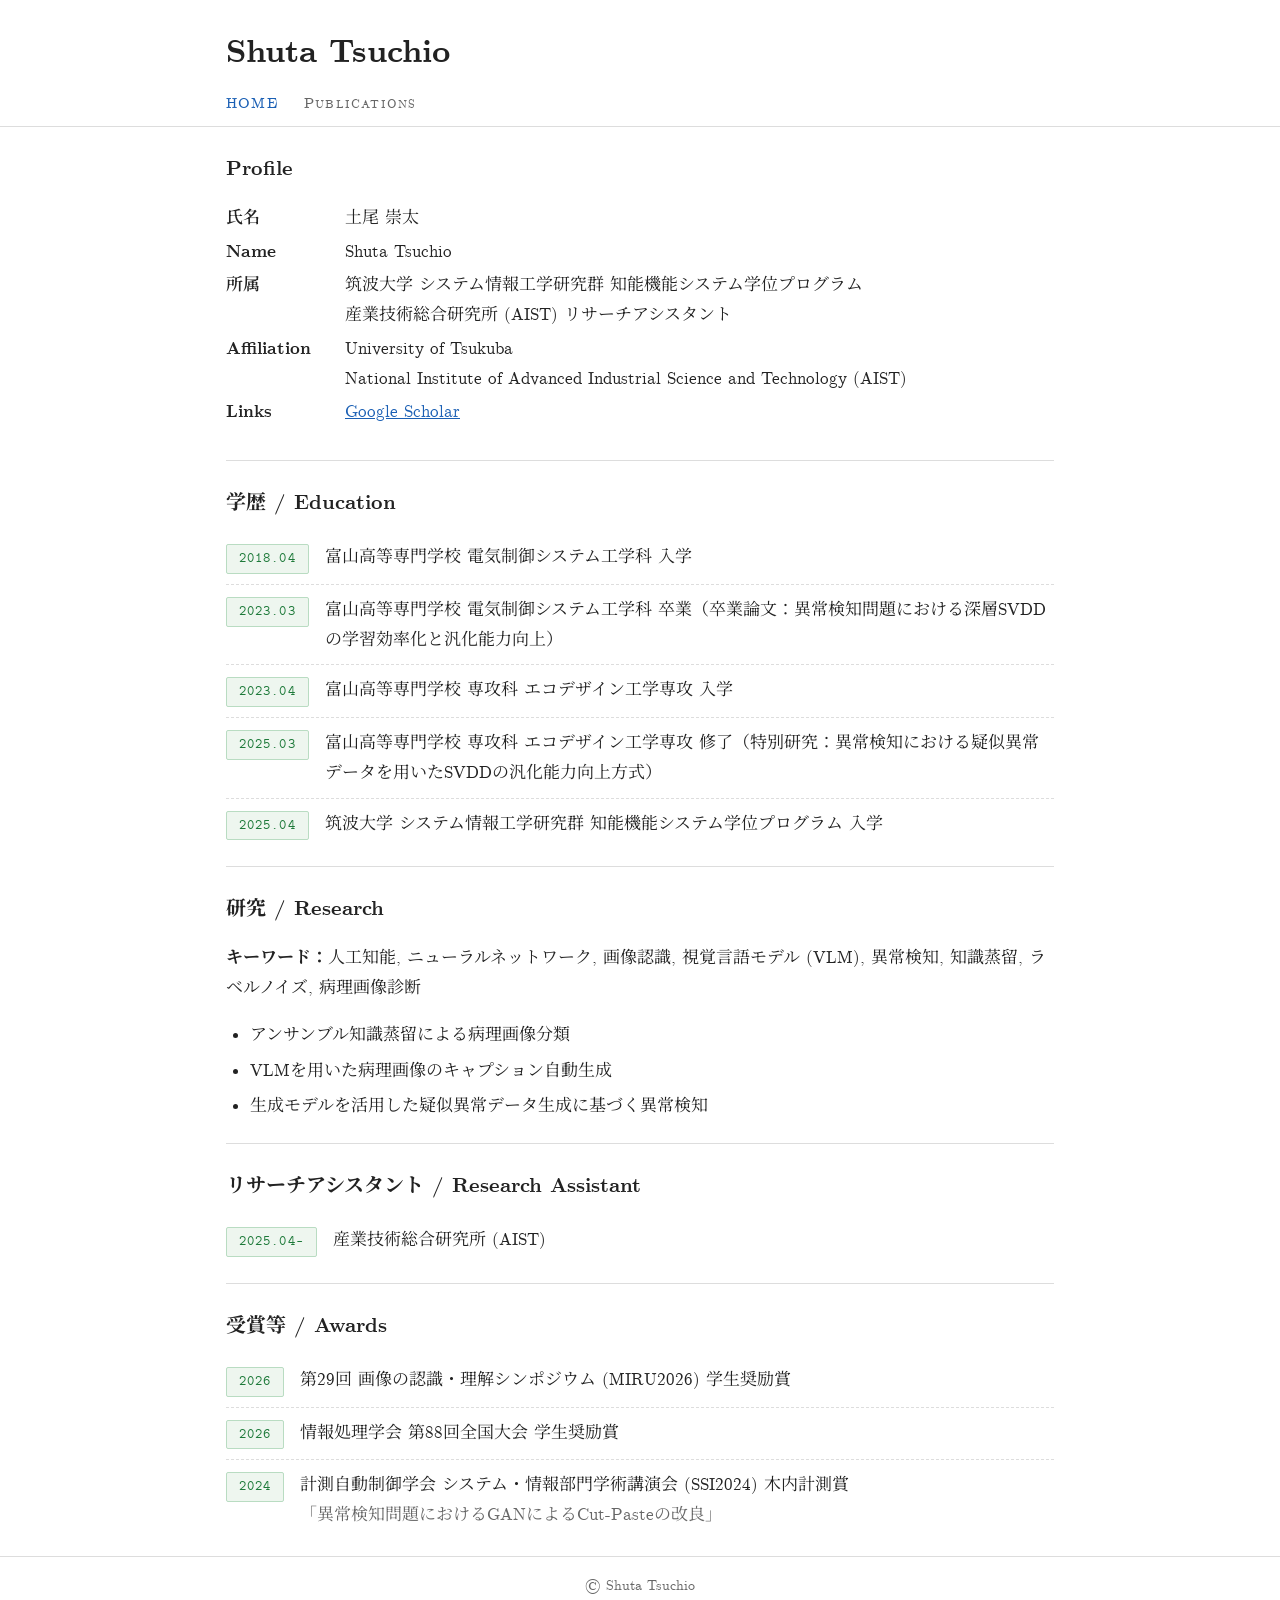
<file: index.html>
<!DOCTYPE html>
<html lang="ja">
<head>
  <meta charset="utf-8">
  <meta name="viewport" content="width=device-width, initial-scale=1">
  <title>Profile - Shuta Tsuchio</title>
  <meta name="description" content="Shuta Tsuchio (土尾崇太) - University of Tsukuba / AIST">
  <link rel="preconnect" href="https://fonts.googleapis.com">
  <link rel="preconnect" href="https://fonts.gstatic.com" crossorigin>
  <link rel="stylesheet" href="https://fonts.googleapis.com/css2?family=Noto+Serif+JP:wght@400;700&amp;display=swap">
  <link rel="stylesheet" href="style.css">
</head>
<body>
  <header>
    <div class="container">
      <h1>Shuta Tsuchio</h1>
      <nav>
        <a href="index.html" class="active">HOME</a>
        <a href="publications.html">Publications</a>
      </nav>
    </div>
  </header>

  <main class="container">
    <section>
      <h2>Profile</h2>
      <dl class="profile">
        <dt>氏名</dt><dd>土尾 崇太</dd>
        <dt>Name</dt><dd>Shuta Tsuchio</dd>
        <dt>所属</dt><dd>筑波大学 システム情報工学研究群 知能機能システム学位プログラム<br>産業技術総合研究所 (AIST) リサーチアシスタント</dd>
        <dt>Affiliation</dt><dd>University of Tsukuba<br>National Institute of Advanced Industrial Science and Technology (AIST)</dd>
        <!-- 公開してよいメールアドレスがあれば記入してください（例: xxx[at]aist.go.jp） -->
        <!-- <dt>Email</dt><dd>xxx[at]aist.go.jp</dd> -->
        <dt>Links</dt>
        <dd><a href="https://scholar.google.com/citations?user=pNGsLkQAAAAJ&amp;hl=en">Google Scholar</a></dd>
      </dl>
    </section>

    <section>
      <h2>学歴 / Education</h2>
      <ul class="timeline">
        <li><span class="year">2018.04</span><span>富山高等専門学校 電気制御システム工学科 入学</span></li>
        <li><span class="year">2023.03</span><span>富山高等専門学校 電気制御システム工学科 卒業（卒業論文：異常検知問題における深層SVDDの学習効率化と汎化能力向上）</span></li>
        <li><span class="year">2023.04</span><span>富山高等専門学校 専攻科 エコデザイン工学専攻 入学</span></li>
        <li><span class="year">2025.03</span><span>富山高等専門学校 専攻科 エコデザイン工学専攻 修了（特別研究：異常検知における疑似異常データを用いたSVDDの汎化能力向上方式）</span></li>
        <li><span class="year">2025.04</span><span>筑波大学 システム情報工学研究群 知能機能システム学位プログラム 入学</span></li>
      </ul>
    </section>

    <section>
      <h2>研究 / Research</h2>
      <p><strong>キーワード：</strong>人工知能, ニューラルネットワーク, 画像認識, 視覚言語モデル (VLM), 異常検知, 知識蒸留, ラベルノイズ, 病理画像診断</p>
      <ul>
        <li>アンサンブル知識蒸留による病理画像分類</li>
        <li>VLMを用いた病理画像のキャプション自動生成</li>
        <li>生成モデルを活用した疑似異常データ生成に基づく異常検知</li>
      </ul>
    </section>

    <section>
      <h2>リサーチアシスタント / Research Assistant</h2>
      <ul class="timeline">
        <li><span class="year">2025.04&ndash;</span><span>産業技術総合研究所 (AIST)</span></li>
      </ul>
    </section>

    <section>
      <h2>受賞等 / Awards</h2>
      <ul class="timeline">
        <li><span class="year">2026</span><span>第29回 画像の認識・理解シンポジウム (MIRU2026) 学生奨励賞</span></li>
        <li><span class="year">2026</span><span>情報処理学会 第88回全国大会 学生奨励賞</span></li>
        <li><span class="year">2024</span><span>計測自動制御学会 システム・情報部門学術講演会 (SSI2024) 木内計測賞<br><span class="muted">「異常検知問題におけるGANによるCut-Pasteの改良」</span></span></li>
      </ul>
    </section>
  </main>

  <footer>
    <div class="container">&copy; Shuta Tsuchio</div>
  </footer>
</body>
</html>
</file>
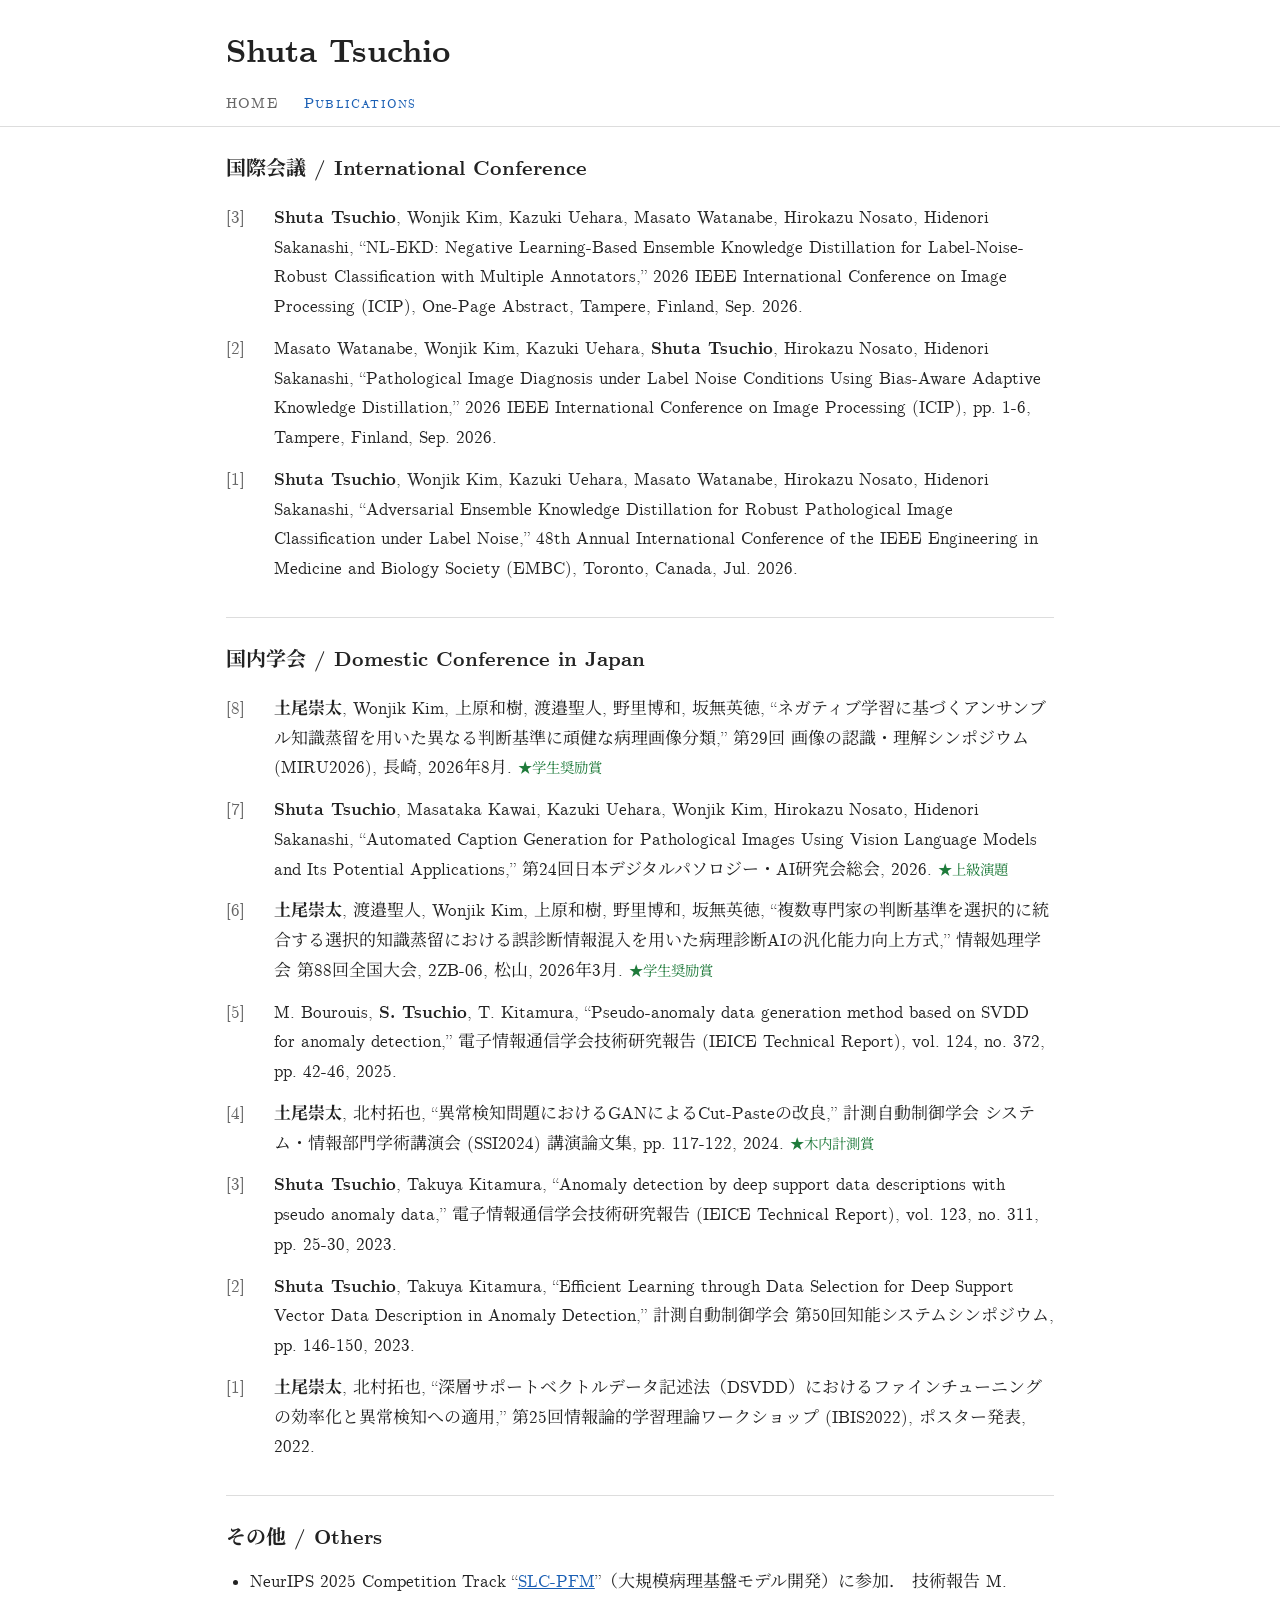
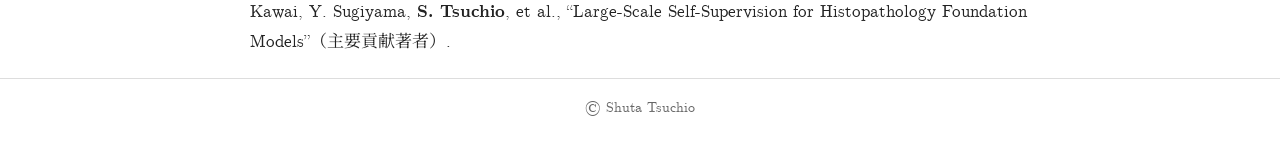
<file: publications.html>
<!DOCTYPE html>
<html lang="ja">
<head>
  <meta charset="utf-8">
  <meta name="viewport" content="width=device-width, initial-scale=1">
  <title>Publications - Shuta Tsuchio</title>
  <link rel="preconnect" href="https://fonts.googleapis.com">
  <link rel="preconnect" href="https://fonts.gstatic.com" crossorigin>
  <link rel="stylesheet" href="https://fonts.googleapis.com/css2?family=Noto+Serif+JP:wght@400;700&amp;display=swap">
  <link rel="stylesheet" href="style.css">
</head>
<body>
  <header>
    <div class="container">
      <h1>Shuta Tsuchio</h1>
      <nav>
        <a href="index.html">HOME</a>
        <a href="publications.html" class="active">Publications</a>
      </nav>
    </div>
  </header>

  <main class="container">
    <section>
      <h2>国際会議 / International Conference</h2>
      <ol class="pubs">
        <li><span class="num">[3]</span><span class="me">Shuta Tsuchio</span>, Wonjik Kim, Kazuki Uehara, Masato Watanabe, Hirokazu Nosato, Hidenori Sakanashi,
          “NL-EKD: Negative Learning-Based Ensemble Knowledge Distillation for Label-Noise-Robust Classification with Multiple Annotators,”
          2026 IEEE International Conference on Image Processing (ICIP), One-Page Abstract, Tampere, Finland, Sep. 2026.</li>
        <li><span class="num">[2]</span>Masato Watanabe, Wonjik Kim, Kazuki Uehara, <span class="me">Shuta Tsuchio</span>, Hirokazu Nosato, Hidenori Sakanashi,
          “Pathological Image Diagnosis under Label Noise Conditions Using Bias-Aware Adaptive Knowledge Distillation,”
          2026 IEEE International Conference on Image Processing (ICIP), pp. 1-6, Tampere, Finland, Sep. 2026.</li>
        <li><span class="num">[1]</span><span class="me">Shuta Tsuchio</span>, Wonjik Kim, Kazuki Uehara, Masato Watanabe, Hirokazu Nosato, Hidenori Sakanashi,
          “Adversarial Ensemble Knowledge Distillation for Robust Pathological Image Classification under Label Noise,”
          48th Annual International Conference of the IEEE Engineering in Medicine and Biology Society (EMBC), Toronto, Canada, Jul. 2026.</li>
      </ol>
    </section>

    <section>
      <h2>国内学会 / Domestic Conference in Japan</h2>
      <ol class="pubs">
        <li><span class="num">[8]</span><span class="me">土尾崇太</span>, Wonjik Kim, 上原和樹, 渡邉聖人, 野里博和, 坂無英徳,
          “ネガティブ学習に基づくアンサンブル知識蒸留を用いた異なる判断基準に頑健な病理画像分類,”
          第29回 画像の認識・理解シンポジウム (MIRU2026), 長崎, 2026年8月.
          <span class="note">★学生奨励賞</span></li>
        <li><span class="num">[7]</span><span class="me">Shuta Tsuchio</span>, Masataka Kawai, Kazuki Uehara, Wonjik Kim, Hirokazu Nosato, Hidenori Sakanashi,
          “Automated Caption Generation for Pathological Images Using Vision Language Models and Its Potential Applications,”
          第24回日本デジタルパソロジー・AI研究会総会, 2026.
          <span class="note">★上級演題</span></li>
        <li><span class="num">[6]</span><span class="me">土尾崇太</span>, 渡邉聖人, Wonjik Kim, 上原和樹, 野里博和, 坂無英徳,
          “複数専門家の判断基準を選択的に統合する選択的知識蒸留における誤診断情報混入を用いた病理診断AIの汎化能力向上方式,”
          情報処理学会 第88回全国大会, 2ZB-06, 松山, 2026年3月.
          <span class="note">★学生奨励賞</span></li>
        <li><span class="num">[5]</span>M. Bourouis, <span class="me">S. Tsuchio</span>, T. Kitamura,
          “Pseudo-anomaly data generation method based on SVDD for anomaly detection,”
          電子情報通信学会技術研究報告 (IEICE Technical Report), vol. 124, no. 372, pp. 42-46, 2025.</li>
        <li><span class="num">[4]</span><span class="me">土尾崇太</span>, 北村拓也,
          “異常検知問題におけるGANによるCut-Pasteの改良,”
          計測自動制御学会 システム・情報部門学術講演会 (SSI2024) 講演論文集, pp. 117-122, 2024.
          <span class="note">★木内計測賞</span></li>
        <li><span class="num">[3]</span><span class="me">Shuta Tsuchio</span>, Takuya Kitamura,
          “Anomaly detection by deep support data descriptions with pseudo anomaly data,”
          電子情報通信学会技術研究報告 (IEICE Technical Report), vol. 123, no. 311, pp. 25-30, 2023.</li>
        <li><span class="num">[2]</span><span class="me">Shuta Tsuchio</span>, Takuya Kitamura,
          “Efficient Learning through Data Selection for Deep Support Vector Data Description in Anomaly Detection,”
          計測自動制御学会 第50回知能システムシンポジウム, pp. 146-150, 2023.</li>
        <li><span class="num">[1]</span><span class="me">土尾崇太</span>, 北村拓也,
          “深層サポートベクトルデータ記述法（DSVDD）におけるファインチューニングの効率化と異常検知への適用,”
          第25回情報論的学習理論ワークショップ (IBIS2022), ポスター発表, 2022.</li>
      </ol>
    </section>

    <section>
      <h2>その他 / Others</h2>
      <ul>
        <li>NeurIPS 2025 Competition Track &ldquo;<a href="https://neurips.cc/virtual/2025/competition/127723">SLC-PFM</a>&rdquo;（大規模病理基盤モデル開発）に参加．
          技術報告 M. Kawai, Y. Sugiyama, <span class="me">S. Tsuchio</span>, et al., “Large-Scale Self-Supervision for Histopathology Foundation Models”（主要貢献著者）.</li>
      </ul>
    </section>
  </main>

  <footer>
    <div class="container">&copy; Shuta Tsuchio</div>
  </footer>
</body>
</html>
</file>
<file: style.css>
@font-face { font-family: "CMU Serif"; font-style: normal; font-weight: 400; font-display: swap;
  src: url("fonts/cmu-serif-500-roman.woff2") format("woff2"); }
@font-face { font-family: "CMU Serif"; font-style: italic; font-weight: 400; font-display: swap;
  src: url("fonts/cmu-serif-500-italic.woff2") format("woff2"); }
@font-face { font-family: "CMU Serif"; font-style: normal; font-weight: 700; font-display: swap;
  src: url("fonts/cmu-serif-700-roman.woff2") format("woff2"); }
@font-face { font-family: "CMU Typewriter Text"; font-style: normal; font-weight: 400; font-display: swap;
  src: url("fonts/cmu-typewriter-text-500-roman.woff2") format("woff2"); }

:root {
  --bg: #ffffff;
  --text: #222222;
  --muted: #666666;
  --accent: #1a5fb4;
  --rule: #dddddd;
  --badge-bg: #eef6ef;
  --badge-text: #1e7a3a;
  --badge-border: #b9dcc2;
}
@media (prefers-color-scheme: dark) {
  :root {
    --bg: #1b1b1d;
    --text: #e6e6e6;
    --muted: #a0a0a0;
    --accent: #78aeed;
    --rule: #3a3a3c;
    --badge-bg: #0f1f15;
    --badge-text: #6fe39a;
    --badge-border: #2f4a38;
  }
}
* { box-sizing: border-box; }
body {
  margin: 0;
  background: var(--bg);
  color: var(--text);
  font-family: "CMU Serif", "Noto Serif JP", "Hiragino Mincho ProN", "Yu Mincho", "YuMincho", serif;
  font-size: 17px;
  line-height: 1.75;
}
.container { max-width: 860px; margin: 0 auto; padding: 0 16px; }
header { border-bottom: 1px solid var(--rule); padding: 24px 0 8px; }
header h1 { margin: 0; font-size: 2rem; font-weight: 700; }
nav { margin-top: 8px; }
nav a {
  margin-right: 20px; color: var(--muted); text-decoration: none;
  font-size: 0.95rem; letter-spacing: 0.08em; font-variant: small-caps;
}
nav a:hover, nav a.active { color: var(--accent); }
main { padding: 8px 0 32px; }
section { border-bottom: 1px solid var(--rule); padding: 16px 0; }
section:last-child { border-bottom: none; }
h2 { font-size: 1.25rem; margin: 8px 0 12px; }
ul { padding-left: 1.4em; margin: 0; }
li { margin-bottom: 6px; }
a { color: var(--accent); }
.muted { color: var(--muted); }
.profile dt { font-weight: 600; float: left; width: 7em; clear: left; }
.profile dd { margin: 0 0 4px 7em; }
ol.pubs { list-style: none; padding-left: 0; }
ol.pubs li { margin-bottom: 12px; padding-left: 2.8em; text-indent: -2.8em; }
ol.pubs .num { display: inline-block; width: 2.8em; text-indent: 0; color: var(--muted); }
.me { font-weight: 700; }
footer {
  border-top: 1px solid var(--rule); padding: 16px 0 32px;
  color: var(--muted); font-size: 0.9rem; text-align: center;
}
@media (max-width: 560px) {
  .profile dt { float: none; width: auto; }
  .profile dd { margin-left: 0; }
}

ul.timeline { list-style: none; padding-left: 0; }
ul.timeline li {
  display: flex; gap: 16px; align-items: baseline;
  padding: 10px 0; margin: 0; border-bottom: 1px dashed var(--rule);
}
ul.timeline li:last-child { border-bottom: none; }
.year {
  flex: 0 0 auto; font-family: "CMU Typewriter Text", "Courier New", monospace;
  font-size: 0.85rem; letter-spacing: 0.08em; padding: 2px 12px;
  background: var(--badge-bg); color: var(--badge-text);
  border: 1px solid var(--badge-border); border-radius: 2px;
}
.note { color: var(--badge-text); font-size: 0.9rem; white-space: nowrap; }
</file>
